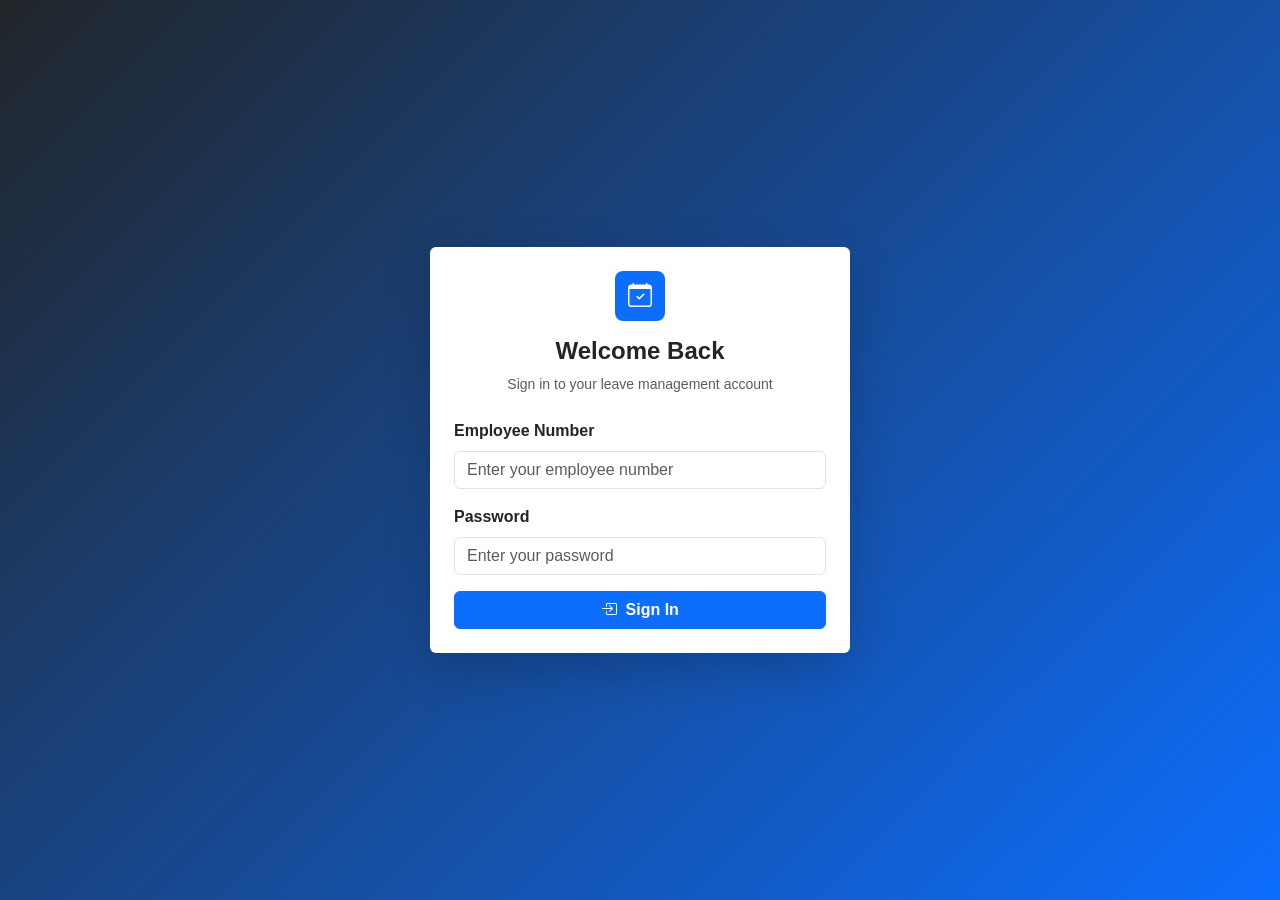
<file: index.html>
<!DOCTYPE html>
<html lang="en">
<head>
  <meta charset="UTF-8">
  <meta name="viewport" content="width=device-width, initial-scale=1.0">
  <meta name="description" content="Leave Management System - Login">
  <title>Login | Leave Management</title>
  <link href="https://cdn.jsdelivr.net/npm/bootstrap@5.3.2/dist/css/bootstrap.min.css" rel="stylesheet">
  <link href="https://cdn.jsdelivr.net/npm/bootstrap-icons@1.11.3/font/bootstrap-icons.min.css" rel="stylesheet">
  <link rel="stylesheet" href="css/style.css">
</head>
<body>

<div class="login-wrapper d-flex align-items-center justify-content-center">
  <div class="card shadow-lg border-0" style="width: 100%; max-width: 420px;">
    <div class="card-body p-4">
      <div class="text-center mb-4">
        <div class="bg-primary text-white rounded-3 d-inline-flex align-items-center justify-content-center mb-3" style="width:50px;height:50px;font-size:24px;">
          <i class="bi bi-calendar-check"></i>
        </div>
        <h4 class="fw-bold">Welcome Back</h4>
        <p class="text-muted small">Sign in to your leave management account</p>
      </div>

      <div class="mb-3">
        <label class="form-label fw-semibold" for="employee_number">Employee Number</label>
        <input id="employee_number" class="form-control" placeholder="Enter your employee number" autocomplete="username">
      </div>
      <div class="mb-3">
        <label class="form-label fw-semibold" for="password">Password</label>
        <input id="password" type="password" class="form-control" placeholder="Enter your password" autocomplete="current-password">
      </div>

      <button id="loginBtn" class="btn btn-primary w-100 fw-semibold" onclick="login()">
        <i class="bi bi-box-arrow-in-right me-1"></i> Sign In
      </button>
    </div>
  </div>
</div>

<script src="js/api.js"></script>
<script src="js/auth.js"></script>
</body>
</html>
</file>
<file: css/style.css>
/* Sidebar & Layout - custom CSS yang tidak ada di Bootstrap */
:root {
  --sidebar-width: 250px;
  --navbar-height: 60px;
}

body {
  font-family: 'Segoe UI', sans-serif;
}

/* Sidebar */
.sidebar {
  position: fixed;
  top: 0;
  left: 0;
  width: var(--sidebar-width);
  height: 100vh;
  background: #212529;
  z-index: 1040;
  display: flex;
  flex-direction: column;
  transition: transform 0.3s ease;
}

.sidebar .nav-link {
  color: rgba(255,255,255,0.7);
  padding: 10px 20px;
  font-size: 14px;
  border-radius: 6px;
  margin: 2px 10px;
}

.sidebar .nav-link:hover {
  background: rgba(255,255,255,0.1);
  color: #fff;
}

.sidebar .nav-link.active {
  background: rgba(13,110,253,0.25);
  color: #fff;
}

/* Navbar */
.navbar-top {
  position: fixed;
  top: 0;
  left: var(--sidebar-width);
  right: 0;
  height: var(--navbar-height);
  z-index: 1030;
}

/* Main Content */
.main-content {
  margin-left: var(--sidebar-width);
  margin-top: var(--navbar-height);
  padding: 24px;
  min-height: calc(100vh - var(--navbar-height));
}

/* Sidebar Overlay */
.sidebar-overlay {
  display: none;
  position: fixed;
  inset: 0;
  background: rgba(0,0,0,0.5);
  z-index: 1035;
}

.sidebar-overlay.active {
  display: block;
}

/* Login */
.login-wrapper {
  min-height: 100vh;
  background: linear-gradient(135deg, #212529, #0d6efd);
}

/* Responsive */
@media (max-width: 768px) {
  .sidebar {
    transform: translateX(-100%);
  }
  .sidebar.open {
    transform: translateX(0);
  }
  .navbar-top {
    left: 0;
  }
  .main-content {
    margin-left: 0;
  }
  .btn-hamburger {
    display: inline-block !important;
  }
}
</file>
